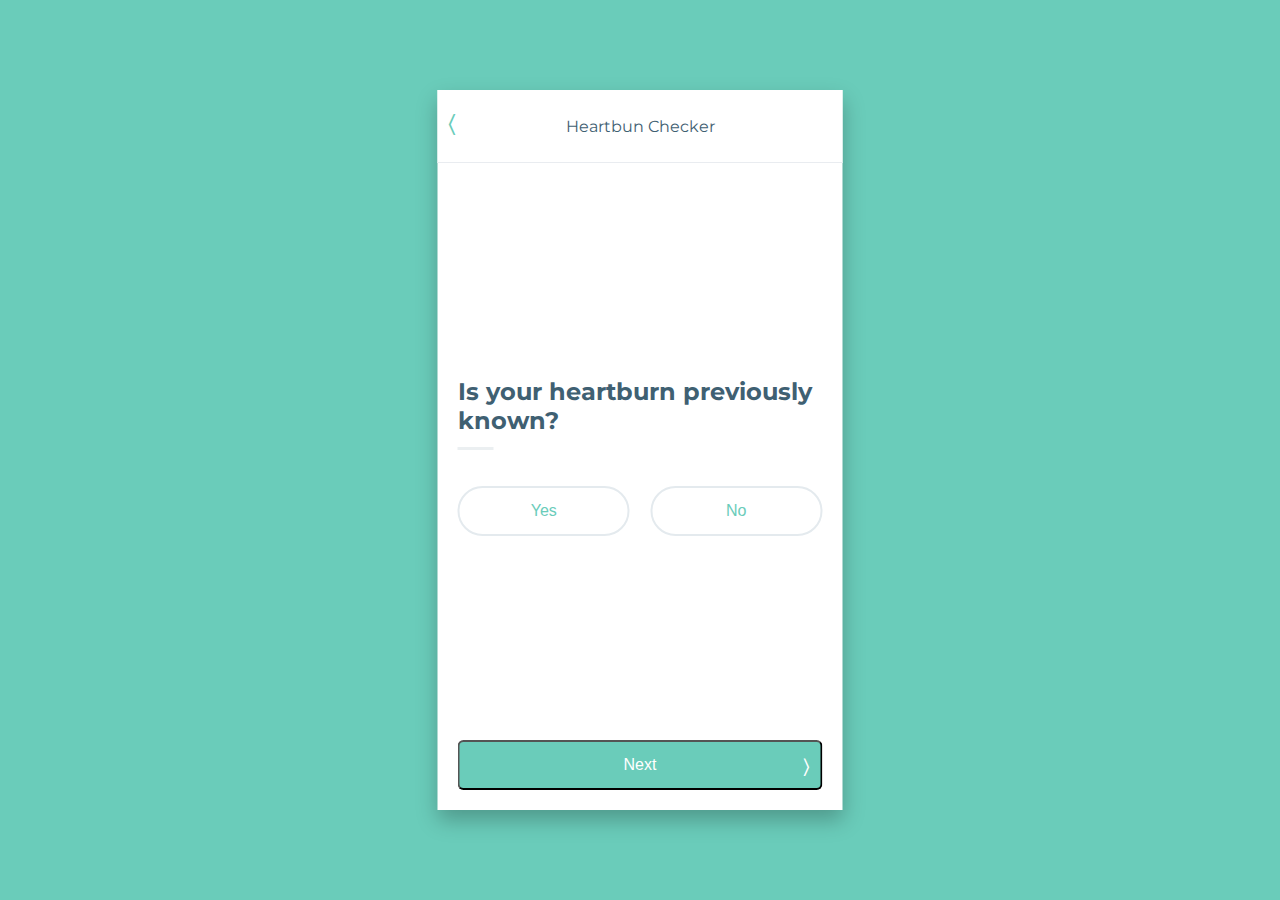
<file: index.html>
<!DOCTYPE html>
<html>
  <head>
    <meta charset="UTF-8">
    <meta name="viewport" content="width=device-width, initial-scale=1">
    <meta content="#6accba" name="theme-color"/>
    <title>HeartBun</title>
    <link rel="shortcut icon" href="favicon.ico"/>
    <link rel="stylesheet" href="style.css" type="text/css" async>
    <link href="https://fonts.googleapis.com/css?family=Montserrat:400,700" rel="stylesheet" async>
    <link href="manifest.json" rel="manifest">
  </head>
  <body>
    <div class="mobile">
      <div id="container">
        <div class="topbar">
          <a id="arrow" href="index.html">&#x232A</a>
          <h3>Heartbun Checker</h3>
          <div id="progress"></div>
        </div>
        <div id="question_container">
          <div id="question"></div>
          <div class="ruler"></div>
          <div id="answers"></div>
        </div>
        <button id="next" class="large_button">Next</button>
      </div>
    </div>
    <script type="text/javascript" src="js/heartburn.json"></script>
    <script type="text/javascript" src="js/app.js"></script>
  </body>
</html>
</file>
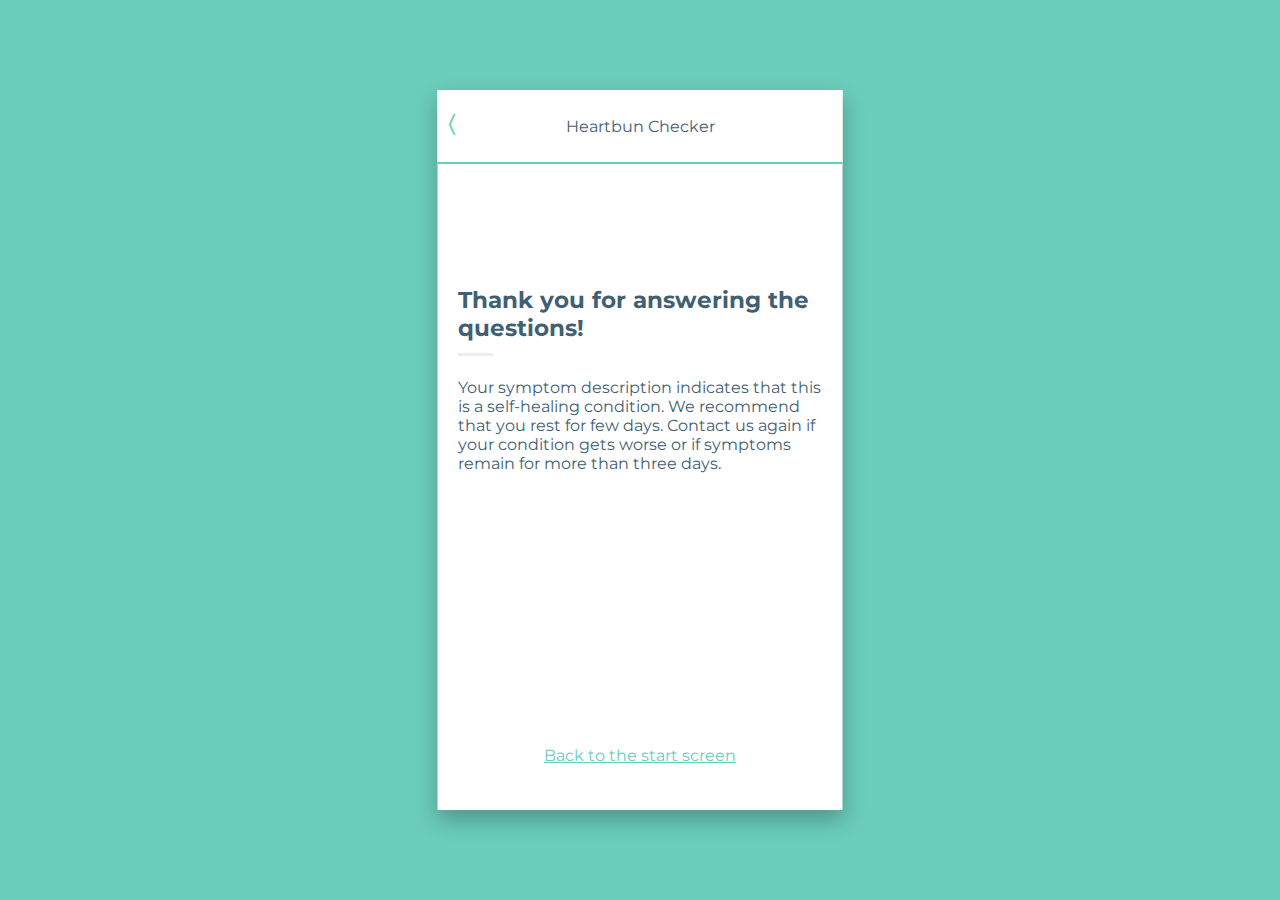
<file: outcome.html>
<!DOCTYPE html>
<html>
  <head>
    <meta charset="UTF-8">
    <meta name="viewport" content="width=device-width, initial-scale=1">
    <meta content="#6accba" name="theme-color"/>
    <title>HeartBun</title>
    <link rel="shortcut icon" href="favicon.ico"/>
    <link rel="stylesheet" href="style.css" type="text/css" async>
    <link href="https://fonts.googleapis.com/css?family=Montserrat:400,700" rel="stylesheet" async>
    <link href="manifest.json" rel="manifest">
  </head>
  <body>
    <div class="mobile">
      <div id="container">
        <div class="topbar">
          <a id="arrow" href="index.html">&#x232A</a>
          <h3>Heartbun Checker</h3>
          <div id="progress" class="outcome"></div>
        </div>
        <h2 id="outcome_title">Thank you for answering the questions!</h2>
        <div id="outcome_ruler" class="ruler"></div>
        <div id="outcome_text"></div>
        <button id="book_a_meeting" class="large_button">Book a meeting</button>
        <a class="back_to_start" href="index.html">Back to the start screen</a>
      </div>
    </div>
    <script type="text/javascript" src="js/heartburn.json"></script>
    <script type="text/javascript" src="js/outcome.js"></script>
  </body>
</html>
</file>
<file: style.css>
html {
  height: 100%; }

body {
  min-height: 100%;
  margin: auto;
  background-color: #6accba;
  font-family: 'Montserrat', sans-serif; }

.mobile {
  height: 80vh;
  min-height: 600px;
  width: calc((80vh * 9) / 16);
  min-width: 337.5px;
  background-color: white;
  position: absolute;
  left: 50%;
  top: 50%;
  transform: translate(-50%, -50%);
  box-shadow: 0 10px 20px 0 rgba(0, 0, 0, 0.25); }
  .mobile #container {
    width: 100%;
    height: 100%;
    position: relative; }

.topbar {
  width: 100%;
  height: 10%;
  min-height: 60px;
  background: white;
  border-bottom: 1px solid #e9ecf0;
  position: relative;
  display: flex;
  align-items: center; }
  .topbar h3 {
    color: #3f6072;
    font-weight: normal;
    font-size: 16px;
    position: relative;
    left: 50%;
    transform: translateX(-50%); }
  .topbar #arrow {
    color: #6accba;
    left: 10px;
    transform: rotate(180deg);
    font-size: 150%;
    position: absolute;
    text-decoration: none; }
  .topbar #progress {
    height: 2px;
    background-color: #6accba;
    width: 0%;
    position: absolute;
    top: 100%;
    transition: 200ms linear; }
    .topbar #progress.outcome {
      width: 100%; }

#question_container {
  height: 50%;
  width: 100%; }
  #question_container #question {
    position: absolute;
    bottom: 52%;
    width: 90%;
    left: 5%;
    font-size: 24px;
    font-weight: bold;
    color: #3f6072;
    line-height: 1.23; }
  #question_container .ruler {
    bottom: 50%; }

.ruler {
  width: 36px;
  height: 3px;
  background-color: rgba(63, 96, 114, 0.1);
  content: ' ';
  left: 5%;
  position: absolute; }

#answers {
  text-align: center;
  position: absolute;
  top: 55%;
  width: 100%; }
  #answers button {
    width: 42.5%;
    min-width: 150px;
    height: 50px;
    background: white;
    border-radius: 1000px;
    border: solid 2px #e4eaee;
    position: relative;
    font-size: 16px;
    color: #6accba; }
    #answers button:nth-child(1) {
      margin-right: 5%; }
    #answers button:focus {
      outline: none;
      user-select: none; }
    #answers button.active {
      background-color: #6accba;
      color: white; }
      #answers button.active::after {
        width: 26px;
        height: 26px;
        background-color: white;
        content: '\2713';
        position: absolute;
        border-radius: 50%;
        right: 10px;
        top: 10px;
        font-size: 18px;
        color: #6accba;
        line-height: 26px; }

.large_button {
  width: 90%;
  background: #6accba;
  color: white;
  position: absolute;
  left: 5%;
  height: 50px;
  border-radius: 6px;
  font-size: 16px; }
  .large_button::after {
    content: '\232A';
    color: white;
    right: 10px;
    position: absolute;
    font-size: 20px;
    top: 12.5px; }
  .large_button#next {
    bottom: 20px; }
  .large_button#book_a_meeting {
    bottom: 30%;
    display: none; }

#outcome_title {
  color: #3f6072;
  position: absolute;
  font-weight: bold;
  margin: 0;
  bottom: 65%;
  width: 90%;
  left: 5%;
  font-size: 23px; }

#outcome_text {
  position: absolute;
  top: 40%;
  font-size: 16px;
  color: #3f6072;
  width: 90%;
  left: 5%; }

#outcome_ruler {
  bottom: 63%; }

a {
  color: #6accba; }
  a.back_to_start {
    width: 100%;
    bottom: 45px;
    position: absolute;
    text-align: center; }

/*# sourceMappingURL=style.css.map */
</file>
